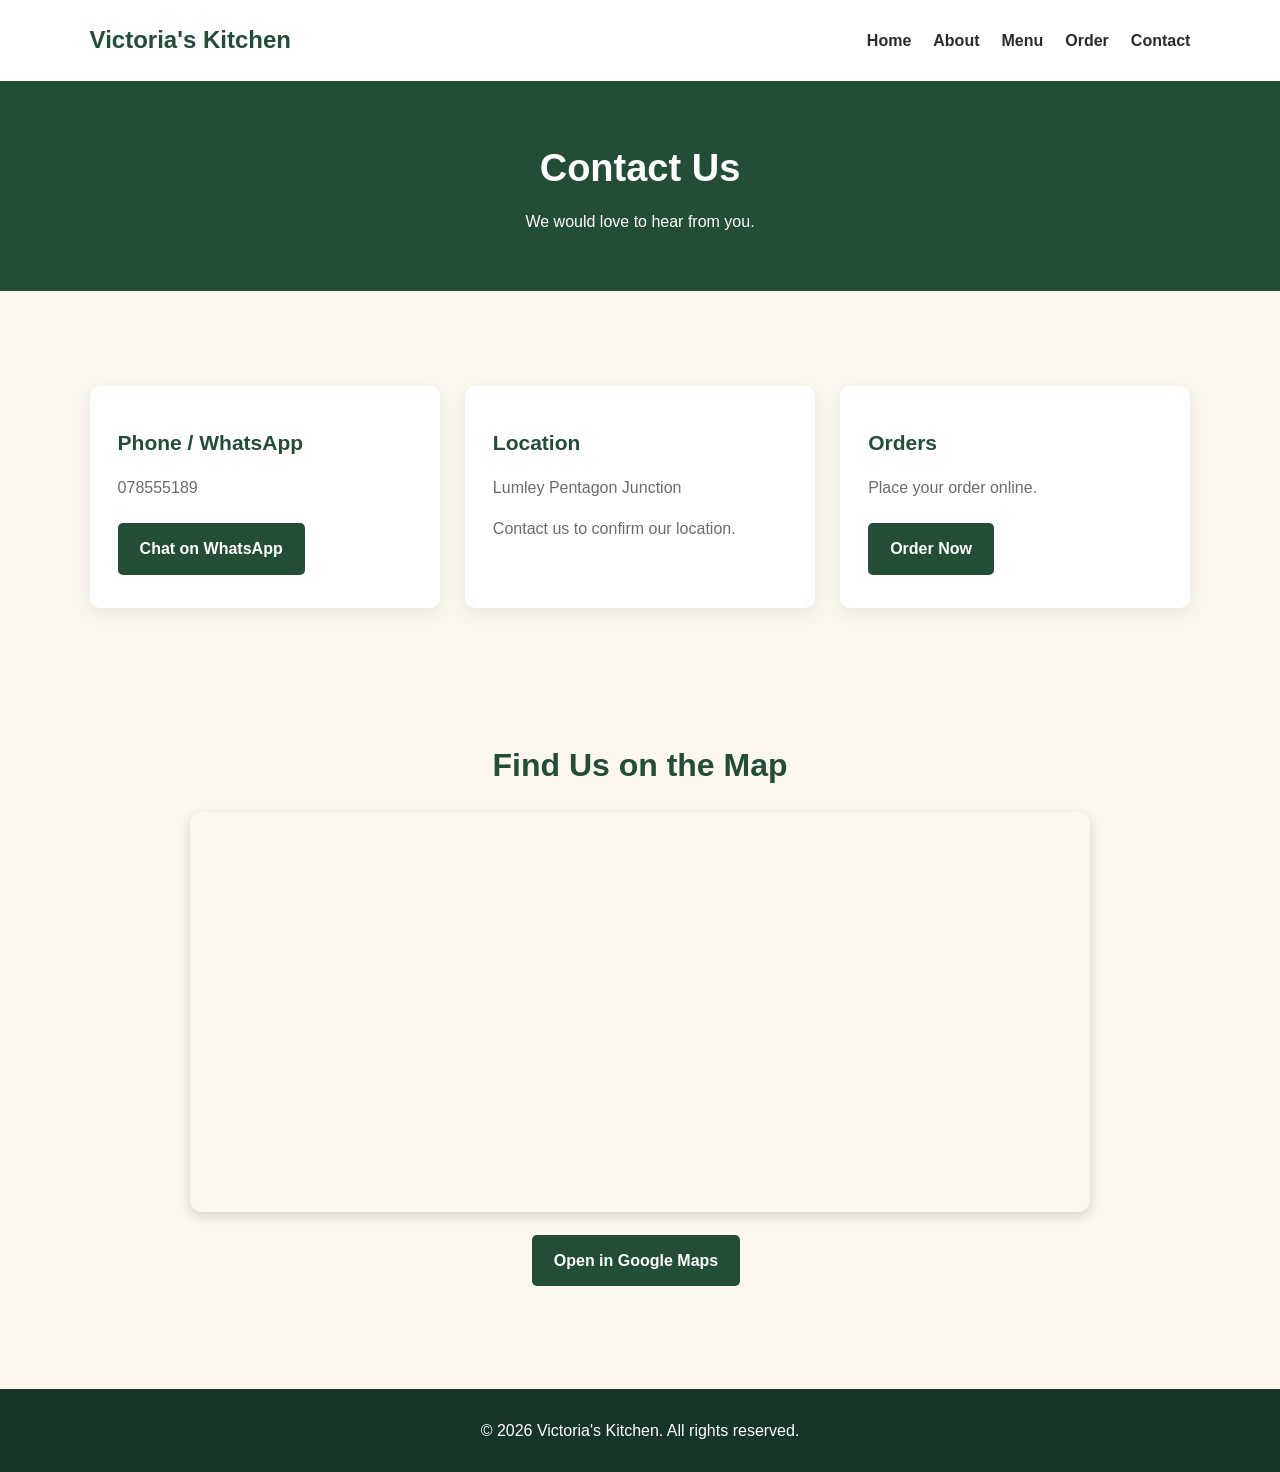
<file: contact.html>
<!DOCTYPE html>
<html lang="en">
<head>
    <meta charset="UTF-8">
    <meta name="viewport" content="width=device-width, initial-scale=1.0">
    <title>Contact Us | Victoria's Kitchen</title>
    <link rel="stylesheet" href="style.css">
</head>
<body>

    <header>
        <a href="index.html" class="logo">Victoria's Kitchen</a>
        <nav>
            <a href="index.html">Home</a>
            <a href="about.html">About</a>
            <a href="menu.html">Menu</a>
            <a href="order.html">Order</a>
            <a href="contact.html">Contact</a>
        </nav>
    </header>

    <main>
        <section class="page-banner">
            <h1>Contact Us</h1>
            <p>We would love to hear from you.</p>
        </section>

        <section class="section">
            <div class="cards">
                <article class="card contact-card">
                    <h3>Phone / WhatsApp</h3>
                    <p>078555189</p>
                    <a class="btn" href="https://wa.me/23278555189">
                        Chat on WhatsApp
                    </a>
                </article>

                <article class="card contact-card">
                    <h3>Location</h3>
                    <p>Lumley Pentagon Junction</p>
                    <p>Contact us to confirm our location.</p>
                </article>

                <article class="card contact-card">
                    <h3>Orders</h3>
                    <p>Place your order online.</p>
                    <a href="order.html" class="btn">Order Now</a>
                </article>
            </div>
        </section>

        <!-- MAP SECTION -->
        <section class="section">
            <h2 style="text-align:center; margin-bottom:20px;">Find Us on the Map</h2>

            <div style="max-width:900px; margin:0 auto; border-radius:12px; overflow:hidden; box-shadow:0 4px 12px rgba(0,0,0,0.15);">
                <iframe
                    src="https://www.google.com/maps?q=Pentagon+Junction,+Lumley,+Freetown,+Sierra+Leone&z=16&output=embed"
                    width="100%"
                    height="400"
                    style="border:0; display:block;"
                    allowfullscreen
                    loading="lazy"
                    referrerpolicy="no-referrer-when-downgrade"
                    title="Victoria's Kitchen location map - Lumley Pentagon Junction">
                </iframe>
            </div>

            <p style="text-align:center; margin-top:15px;">
                <a class="btn"
                   href="https://www.google.com/maps/search/?api=1&query=Pentagon+Junction+Lumley+Freetown+Sierra+Leone"
                   target="_blank" rel="noopener">
                    Open in Google Maps
                </a>
            </p>
        </section>
    </main>

    <footer>
        <p>&copy; 2026 Victoria's Kitchen. All rights reserved.</p>
    </footer>

    <script src="script.js"></script>
</body>
</html>
</file>
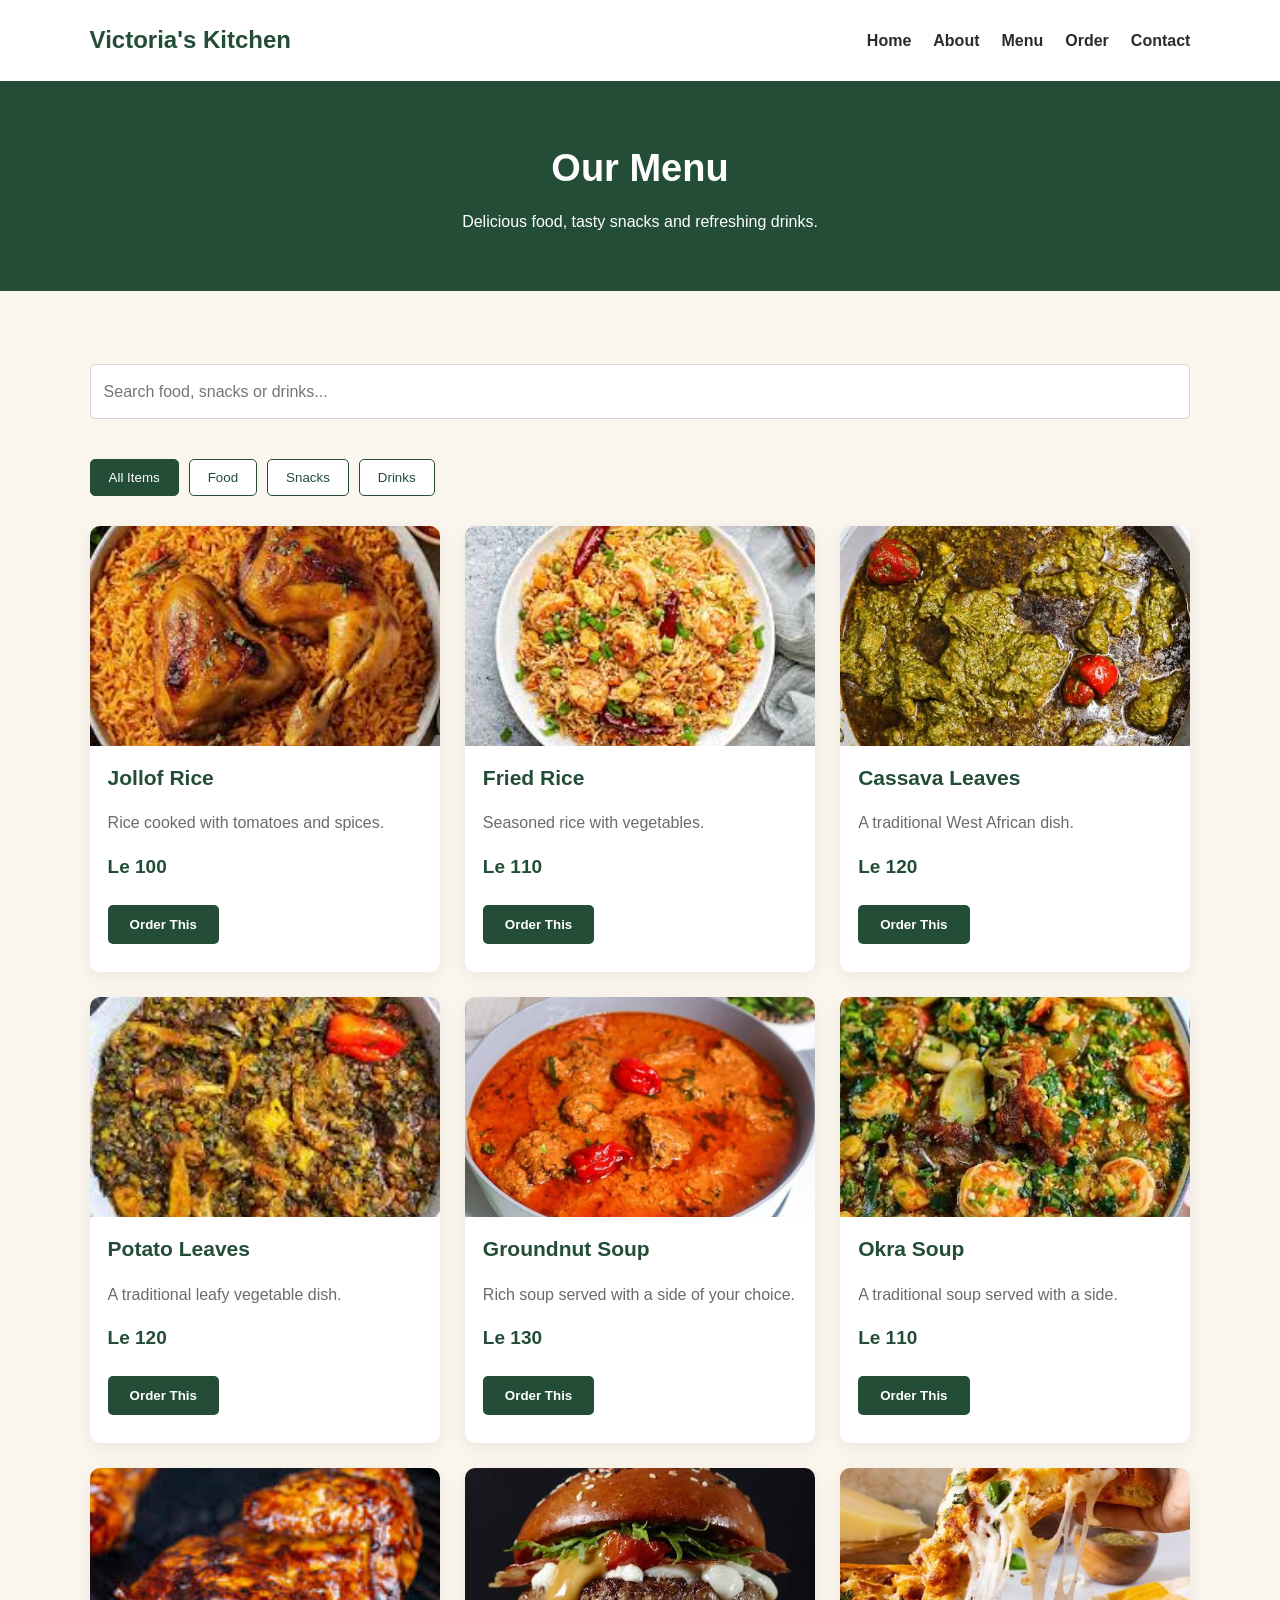
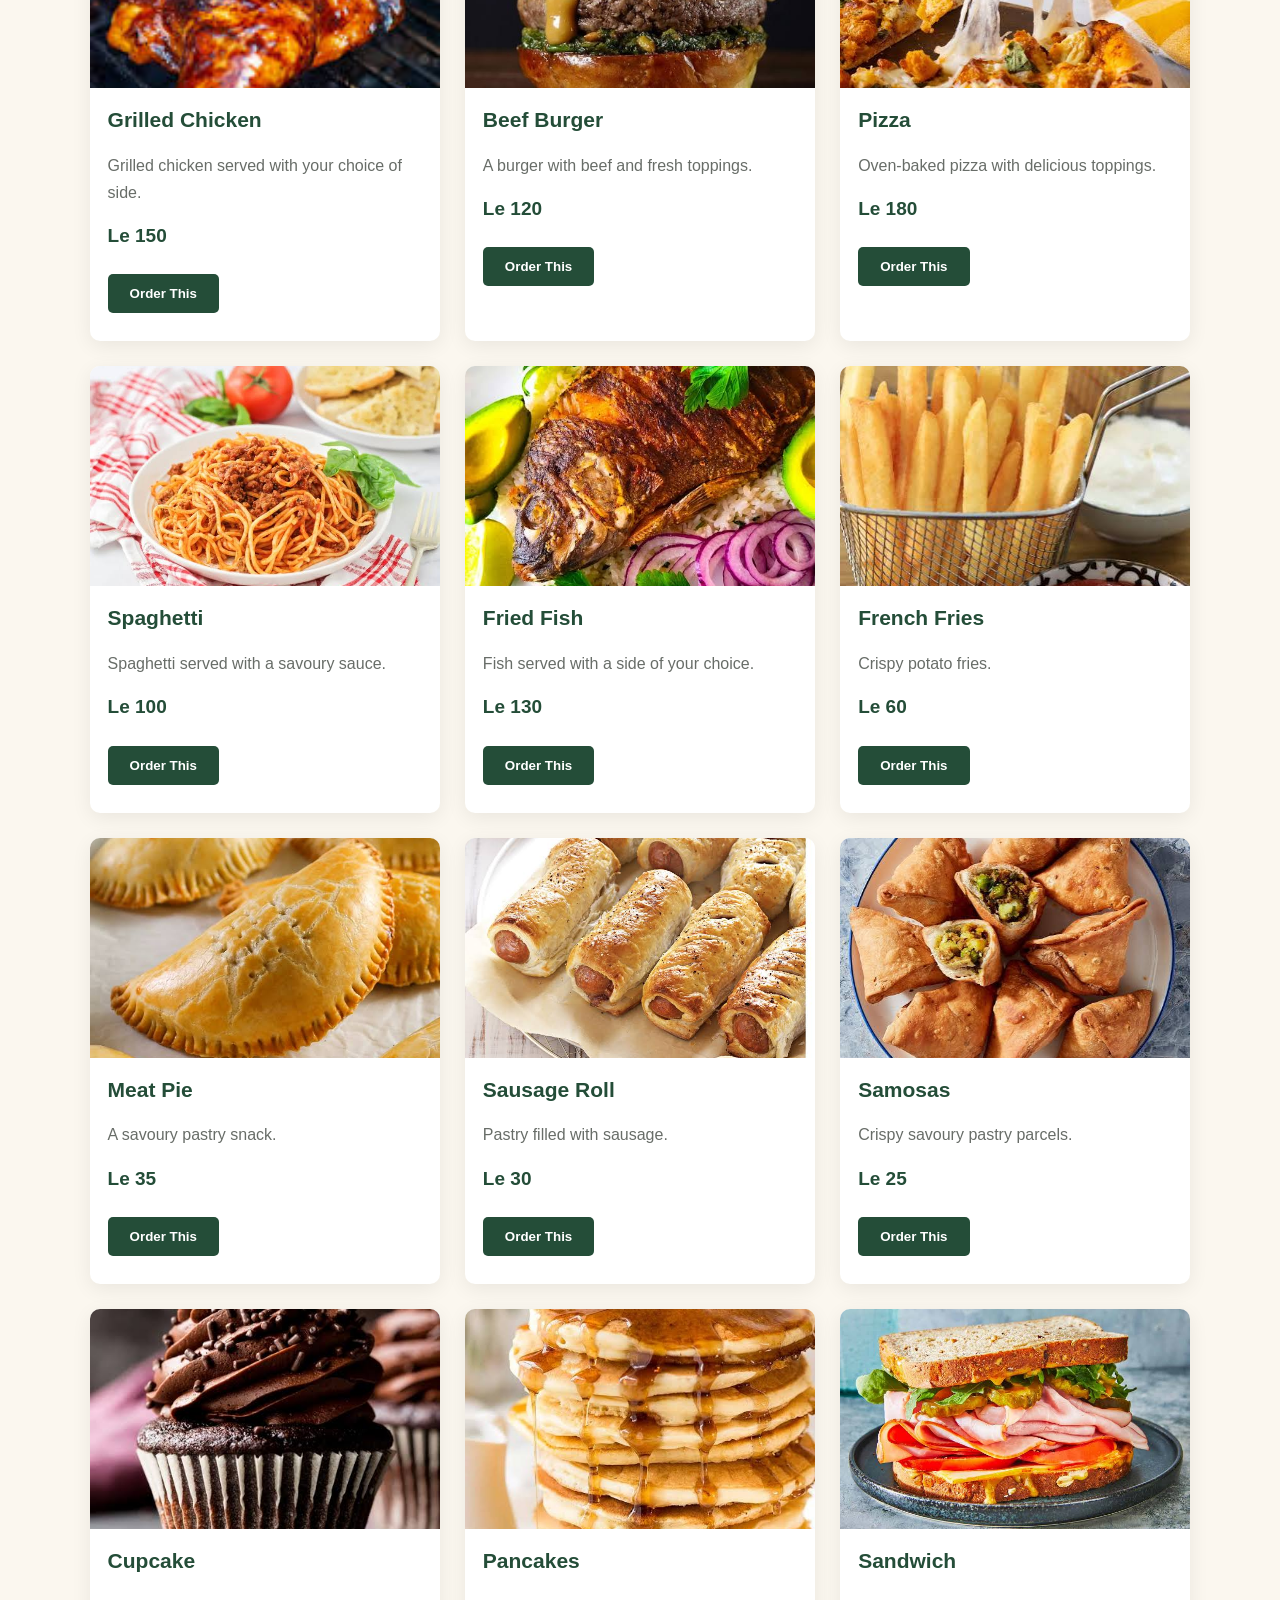
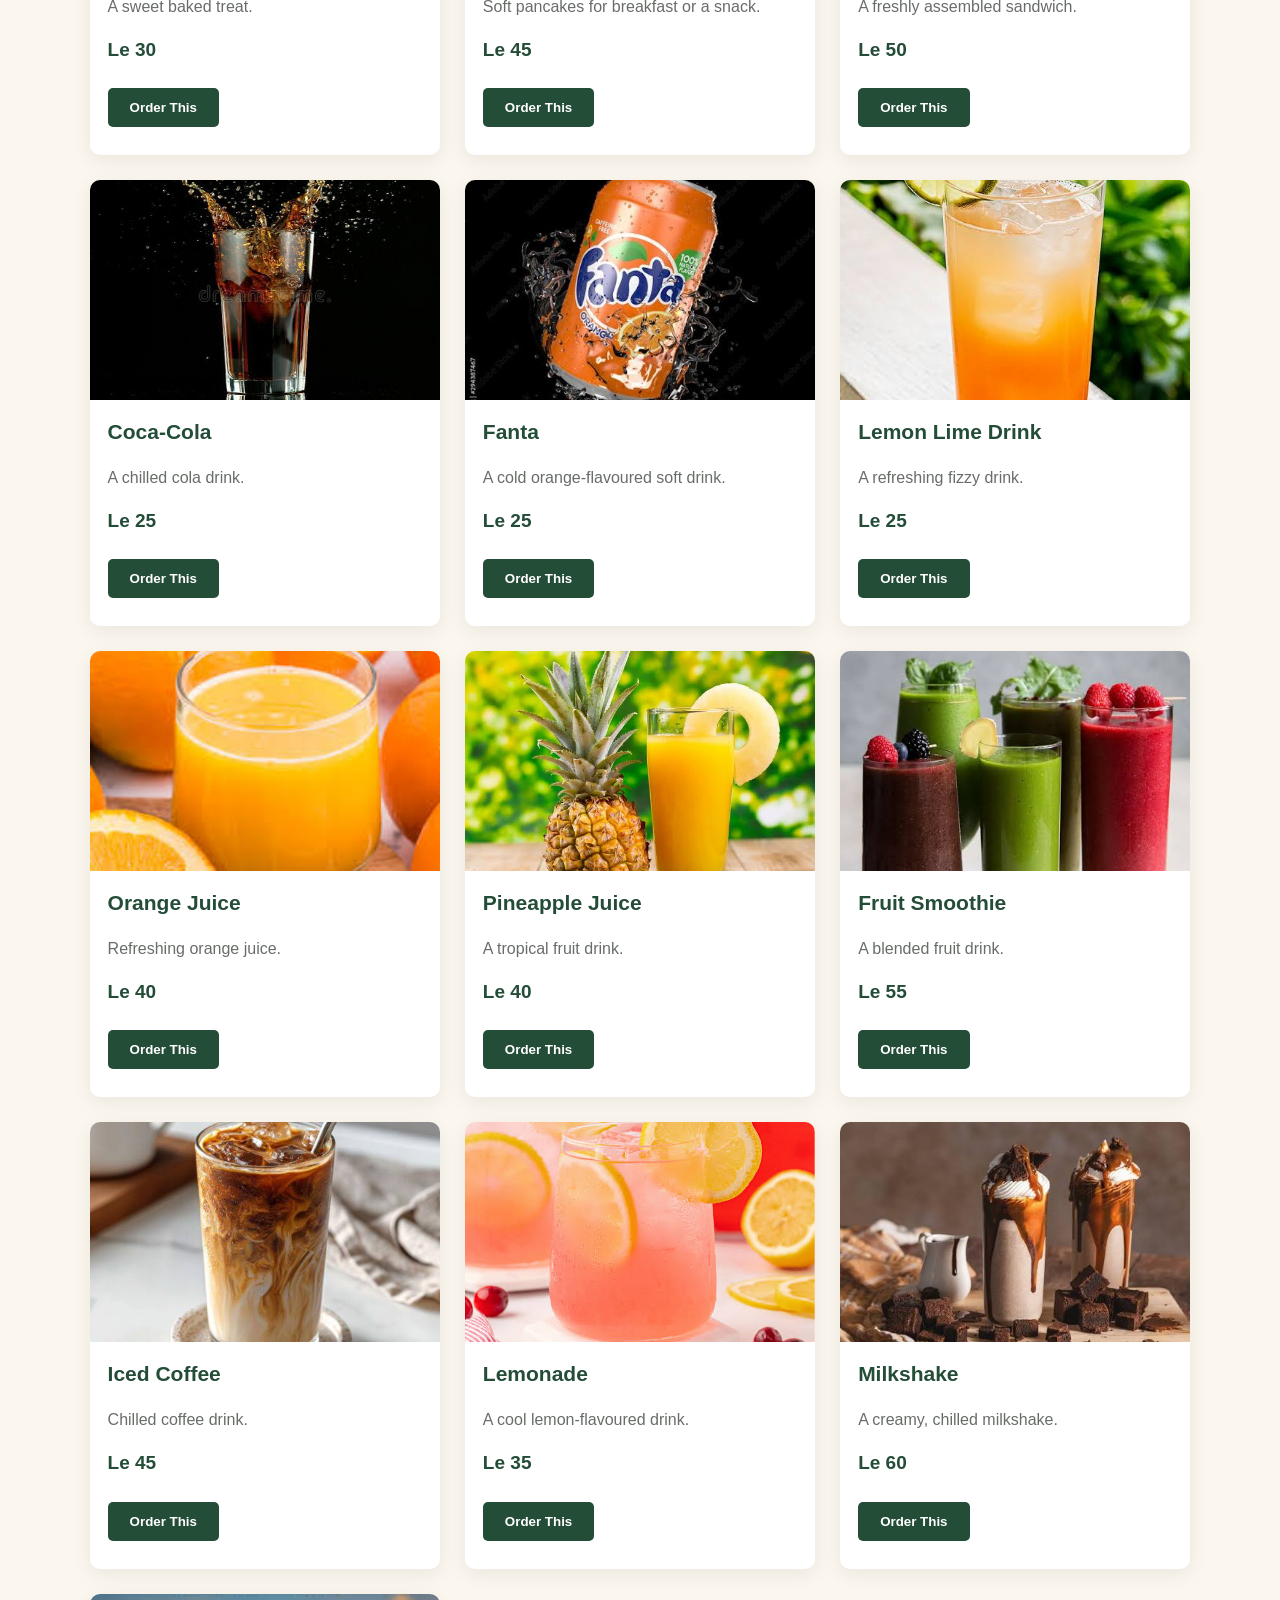
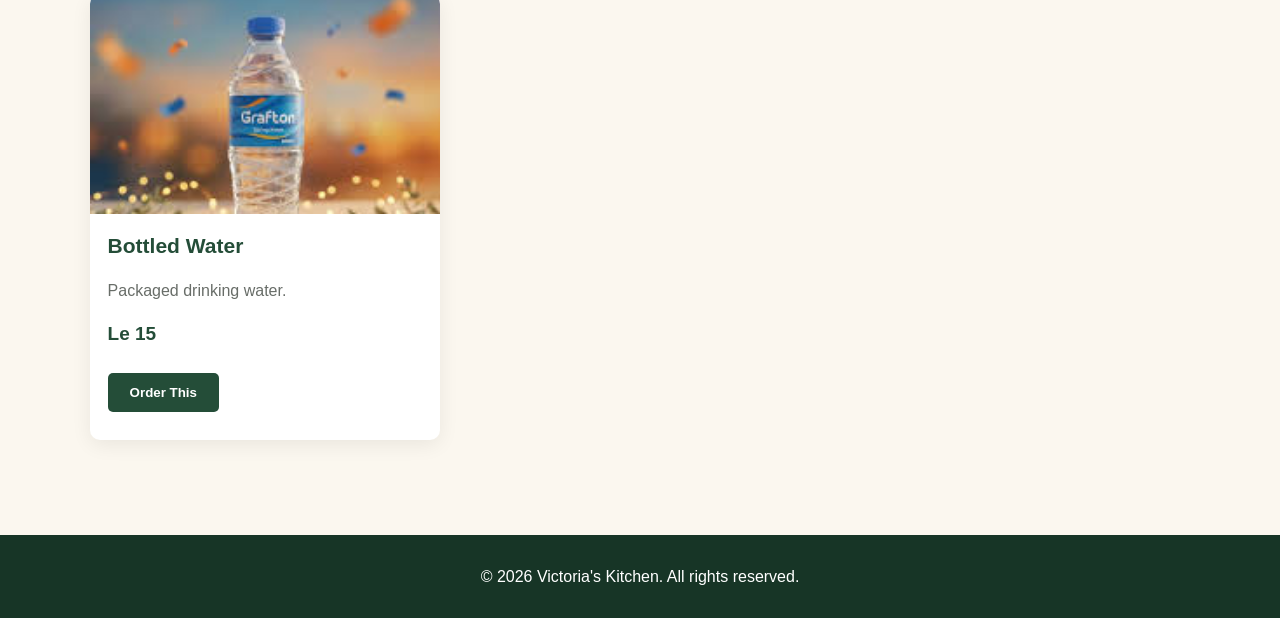
<file: menu.html>
<!DOCTYPE html>
<html lang="en">

<head>
    <meta charset="UTF-8">
    <meta name="viewport" content="width=device-width, initial-scale=1.0">
    <title>Our Menu | Victoria's Kitchen</title>
    <link rel="stylesheet" href="style.css">
</head>

<body>

    <header>
        <a href="index.html" class="logo">Victoria's Kitchen</a>
        <nav>
            <a href="index.html">Home</a>
            <a href="about.html">About</a>
            <a href="menu.html">Menu</a>
            <a href="order.html">Order</a>
            <a href="contact.html">Contact</a>
        </nav>
    </header>

    <main>

        <section class="page-banner">
            <h1>Our Menu</h1>
            <p>Delicious food, tasty snacks and refreshing drinks.</p>
        </section>

        <section class="section">

            <input type="search" id="menuSearch" placeholder="Search food, snacks or drinks..." aria-label="Search menu">

            <div class="filters">
                <button class="filter-btn active" data-category="all">All Items</button>
                <button class="filter-btn" data-category="food">Food</button>
                <button class="filter-btn" data-category="snacks">Snacks</button>
                <button class="filter-btn" data-category="drinks">Drinks</button>
            </div>

            <div class="cards menu-grid">

                <!-- FOOD -->

                <article class="card menu-item" data-category="food">
                    <img src="./images/jollof rice.jpg" alt="Jollof Rice" onerror="this.onerror=null;this.src='images/placeholder.jpg'">
                    <h3>Jollof Rice</h3>
                    <p>Rice cooked with tomatoes and spices.</p>
                    <strong>Le 100</strong>
                    <button class="btn add-order" data-name="Jollof Rice" data-price="100">Order This</button>
                </article>

                <article class="card menu-item" data-category="food">
                    <img src="./images/fried rice.jpg" alt="Fried Rice" onerror="this.onerror=null;this.src='images/placeholder.jpg'">
                    <h3>Fried Rice</h3>
                    <p>Seasoned rice with vegetables.</p>
                    <strong>Le 110</strong>
                    <button class="btn add-order" data-name="Fried Rice" data-price="110">Order This</button>
                </article>

                <article class="card menu-item" data-category="food">
                    <img src="./images/cassava leaf.jpg" alt="Cassava Leaves" onerror="this.onerror=null;this.src='images/placeholder.jpg'">
                    <h3>Cassava Leaves</h3>
                    <p>A traditional West African dish.</p>
                    <strong>Le 120</strong>
                    <button class="btn add-order" data-name="Cassava Leaves" data-price="120">Order This</button>
                </article>

                <article class="card menu-item" data-category="food">
                    <img src="./images/potato leaf.jpg" alt="Potato Leaves" onerror="this.onerror=null;this.src='images/placeholder.jpg'">
                    <h3>Potato Leaves</h3>
                    <p>A traditional leafy vegetable dish.</p>
                    <strong>Le 120</strong>
                    <button class="btn add-order" data-name="Potato Leaves" data-price="120">Order This</button>
                </article>

                <article class="card menu-item" data-category="food">
                    <img src="./images/Groundnut Soup.jpg" alt="Groundnut Soup" onerror="this.onerror=null;this.src='images/placeholder.jpg'">
                    <h3>Groundnut Soup</h3>
                    <p>Rich soup served with a side of your choice.</p>
                    <strong>Le 130</strong>
                    <button class="btn add-order" data-name="Groundnut Soup" data-price="130">Order This</button>
                </article>

                <article class="card menu-item" data-category="food">
                    <img src="./images/okra soup.jpg" alt="Okra Soup" onerror="this.onerror=null;this.src='images/placeholder.jpg'">
                    <h3>Okra Soup</h3>
                    <p>A traditional soup served with a side.</p>
                    <strong>Le 110</strong>
                    <button class="btn add-order" data-name="Okra Soup" data-price="110">Order This</button>
                </article>

                <article class="card menu-item" data-category="food">
                    <img src="./images/Grilled Chiken.jpg" alt="Grilled Chicken" onerror="this.onerror=null;this.src='images/placeholder.jpg'">
                    <h3>Grilled Chicken</h3>
                    <p>Grilled chicken served with your choice of side.</p>
                    <strong>Le 150</strong>
                    <button class="btn add-order" data-name="Grilled Chicken" data-price="150">Order This</button>
                </article>

                <article class="card menu-item" data-category="food">
                    <img src="./images/Beef Burger.jpg" alt="Beef Burger" onerror="this.onerror=null;this.src='images/placeholder.jpg'">
                    <h3>Beef Burger</h3>
                    <p>A burger with beef and fresh toppings.</p>
                    <strong>Le 120</strong>
                    <button class="btn add-order" data-name="Beef Burger" data-price="120">Order This</button>
                </article>

                <article class="card menu-item" data-category="food">
                    <img src="./images/Pizza" alt="Pizza" onerror="this.onerror=null;this.src='images/placeholder.jpg'">
                    <h3>Pizza</h3>
                    <p>Oven-baked pizza with delicious toppings.</p>
                    <strong>Le 180</strong>
                    <button class="btn add-order" data-name="Pizza" data-price="180">Order This</button>
                </article>

                <article class="card menu-item" data-category="food">
                    <img src="./images/Spaghetti.jpg" alt="Spaghetti" onerror="this.onerror=null;this.src='images/placeholder.jpg'">
                    <h3>Spaghetti</h3>
                    <p>Spaghetti served with a savoury sauce.</p>
                    <strong>Le 100</strong>
                    <button class="btn add-order" data-name="Spaghetti" data-price="100">Order This</button>
                </article>

                <article class="card menu-item" data-category="food">
                    <img src="./images/Fried Fish.jpg" alt="Fried Fish" onerror="this.onerror=null;this.src='images/placeholder.jpg'">
                    <h3>Fried Fish</h3>
                    <p>Fish served with a side of your choice.</p>
                    <strong>Le 130</strong>
                    <button class="btn add-order" data-name="Fried Fish" data-price="130">Order This</button>
                </article>

                <!-- SNACKS -->

                <article class="card menu-item" data-category="snacks">
                    <img src="./images/French Fries.jpg" alt="French Fries" onerror="this.onerror=null;this.src='images/placeholder.jpg'">
                    <h3>French Fries</h3>
                    <p>Crispy potato fries.</p>
                    <strong>Le 60</strong>
                    <button class="btn add-order" data-name="French Fries" data-price="60">Order This</button>
                </article>

                <article class="card menu-item" data-category="snacks">
                    <img src="./images/Meat Pie.jpg" alt="Meat Pie" onerror="this.onerror=null;this.src='images/placeholder.jpg'">
                    <h3>Meat Pie</h3>
                    <p>A savoury pastry snack.</p>
                    <strong>Le 35</strong>
                    <button class="btn add-order" data-name="Meat Pie" data-price="35">Order This</button>
                </article>

                <article class="card menu-item" data-category="snacks">
                    <img src="./images/Sausage roll.jpg" alt="Sausage Roll" onerror="this.onerror=null;this.src='images/placeholder.jpg'">
                    <h3>Sausage Roll</h3>
                    <p>Pastry filled with sausage.</p>
                    <strong>Le 30</strong>
                    <button class="btn add-order" data-name="Sausage Roll" data-price="30">Order This</button>
                </article>

                <article class="card menu-item" data-category="snacks">
                    <img src="./images/Samosas.jpg" alt="Samosas" onerror="this.onerror=null;this.src='images/placeholder.jpg'">
                    <h3>Samosas</h3>
                    <p>Crispy savoury pastry parcels.</p>
                    <strong>Le 25</strong>
                    <button class="btn add-order" data-name="Samosas" data-price="25">Order This</button>
                </article>

                <article class="card menu-item" data-category="snacks">
                    <img src="./images/Cup cake.jpg" alt="Cupcake" onerror="this.onerror=null;this.src='images/placeholder.jpg'">
                    <h3>Cupcake</h3>
                    <p>A sweet baked treat.</p>
                    <strong>Le 30</strong>
                    <button class="btn add-order" data-name="Cupcake" data-price="30">Order This</button>
                </article>

                <article class="card menu-item" data-category="snacks">
                    <img src="./images/Pan Cake.jpg" alt="Pancakes" onerror="this.onerror=null;this.src='images/placeholder.jpg'">
                    <h3>Pancakes</h3>
                    <p>Soft pancakes for breakfast or a snack.</p>
                    <strong>Le 45</strong>
                    <button class="btn add-order" data-name="Pancakes" data-price="45">Order This</button>
                </article>

                <article class="card menu-item" data-category="snacks">
                    <img src="./images/Sandwich.jpg" alt="Sandwich" onerror="this.onerror=null;this.src='images/placeholder.jpg'">
                    <h3>Sandwich</h3>
                    <p>A freshly assembled sandwich.</p>
                    <strong>Le 50</strong>
                    <button class="btn add-order" data-name="Sandwich" data-price="50">Order This</button>
                </article>

                <!-- DRINKS -->

                <article class="card menu-item" data-category="drinks">
                    <img src="./images/cola 1.jpg" alt="Coca-Cola" onerror="this.onerror=null;this.src='images/placeholder.jpg'">
                    <h3>Coca-Cola</h3>
                    <p>A chilled cola drink.</p>
                    <strong>Le 25</strong>
                    <button class="btn add-order" data-name="Coca-Cola" data-price="25">Order This</button>
                </article>

                <article class="card menu-item" data-category="drinks">
                    <img src="./images/fanta 1.jpg" alt="Orange Soft Drink" onerror="this.onerror=null;this.src='images/placeholder.jpg'">
                    <h3>Fanta</h3>
                    <p>A cold orange-flavoured soft drink.</p>
                    <strong>Le 25</strong>
                    <button class="btn add-order" data-name="Fanta" data-price="25">Order This</button>
                </article>

                <article class="card menu-item" data-category="drinks">
                    <img src="./images/Lemon Lime Drink.jpg" alt="Lemon Lime Drink" onerror="this.onerror=null;this.src='images/placeholder.jpg'">
                    <h3>Lemon Lime Drink</h3>
                    <p>A refreshing fizzy drink.</p>
                    <strong>Le 25</strong>
                    <button class="btn add-order" data-name="Lemon Lime Drink" data-price="25">Order This</button>
                </article>

                <article class="card menu-item" data-category="drinks">
                    <img src="./images/Orange Juice.jpg" alt="Orange Juice" onerror="this.onerror=null;this.src='images/placeholder.jpg'">
                    <h3>Orange Juice</h3>
                    <p>Refreshing orange juice.</p>
                    <strong>Le 40</strong>
                    <button class="btn add-order" data-name="Orange Juice" data-price="40">Order This</button>
                </article>

                <article class="card menu-item" data-category="drinks">
                    <img src="./images/Pineapple Juice.jpg" alt="Pineapple Juice" onerror="this.onerror=null;this.src='images/placeholder.jpg'">
                    <h3>Pineapple Juice</h3>
                    <p>A tropical fruit drink.</p>
                    <strong>Le 40</strong>
                    <button class="btn add-order" data-name="Pineapple Juice" data-price="40">Order This</button>
                </article>

                <article class="card menu-item" data-category="drinks">
                    <img src="./images/fruit smoothie" alt="Fruit Smoothie" onerror="this.onerror=null;this.src='images/placeholder.jpg'">
                    <h3>Fruit Smoothie</h3>
                    <p>A blended fruit drink.</p>
                    <strong>Le 55</strong>
                    <button class="btn add-order" data-name="Fruit Smoothie" data-price="55">Order This</button>
                </article>

                <article class="card menu-item" data-category="drinks">
                    <img src="./images/Iced Coffee.jpg" alt="Iced Coffee" onerror="this.onerror=null;this.src='images/placeholder.jpg'">
                    <h3>Iced Coffee</h3>
                    <p>Chilled coffee drink.</p>
                    <strong>Le 45</strong>
                    <button class="btn add-order" data-name="Iced Coffee" data-price="45">Order This</button>
                </article>

                <article class="card menu-item" data-category="drinks">
                    <img src="./images/Lemonade.jpg" alt="Lemonade" onerror="this.onerror=null;this.src='images/placeholder.jpg'">
                    <h3>Lemonade</h3>
                    <p>A cool lemon-flavoured drink.</p>
                    <strong>Le 35</strong>
                    <button class="btn add-order" data-name="Lemonade" data-price="35">Order This</button>
                </article>

                <article class="card menu-item" data-category="drinks">
                    <img src="./images/Millkshake.jpg" alt="Milkshake" onerror="this.onerror=null;this.src='images/placeholder.jpg'">
                    <h3>Milkshake</h3>
                    <p>A creamy, chilled milkshake.</p>
                    <strong>Le 60</strong>
                    <button class="btn add-order" data-name="Milkshake" data-price="60">Order This</button>
                </article>

                <article class="card menu-item" data-category="drinks">
                    <img src="./images/Water.jpg" alt="Bottled Water" onerror="this.onerror=null;this.src='images/placeholder.jpg'">
                    <h3>Bottled Water</h3>
                    <p>Packaged drinking water.</p>
                    <strong>Le 15</strong>
                    <button class="btn add-order" data-name="Bottled Water" data-price="15">Order This</button>
                </article>

            </div>

            <p id="noResults" hidden>No matching menu items found.</p>

        </section>

    </main>

    <footer>
        <p>&copy; 2026 Victoria's Kitchen. All rights reserved.</p>
    </footer>

    <script src="script.js"></script>

</body>
</html>
</file>
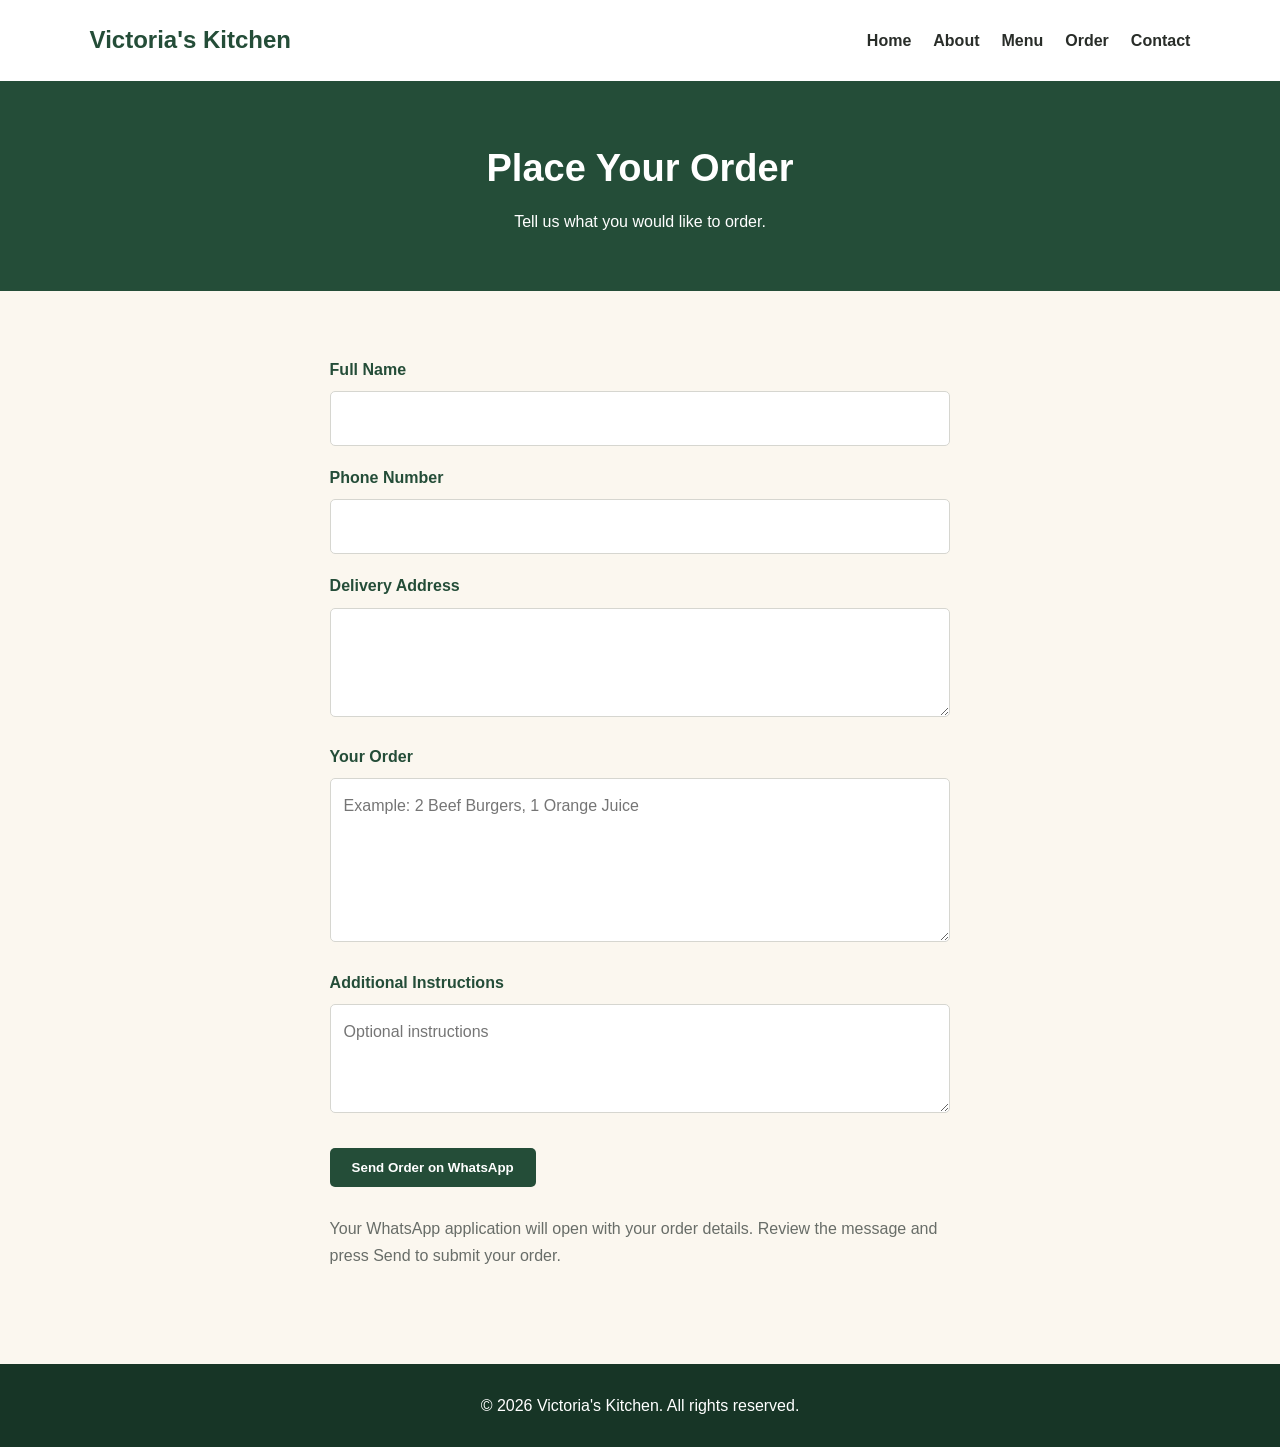
<file: order.html>
<!DOCTYPE html>
<html lang="en">
<head>
    <meta charset="UTF-8">
    <meta name="viewport" content="width=device-width, initial-scale=1.0">
    <title>Place an Order | Victoria's Kitchen</title>
    <link rel="stylesheet" href="style.css">
</head>
<body>

    <header>
        <a href="index.html" class="logo">Victoria's Kitchen</a>
        <nav>
            <a href="index.html">Home</a>
            <a href="about.html">About</a>
            <a href="menu.html">Menu</a>
            <a href="order.html">Order</a>
            <a href="contact.html">Contact</a>
        </nav>
    </header>

    <main>
        <section class="page-banner">
            <h1>Place Your Order</h1>
            <p>Tell us what you would like to order.</p>
        </section>

        <section class="section form-section">
            <form id="orderForm">
                <label for="customerName">Full Name</label>
                <input type="text" id="customerName" required>

                <label for="customerPhone">Phone Number</label>
                <input type="tel" id="customerPhone" required>

                <label for="customerAddress">Delivery Address</label>
                <textarea id="customerAddress" rows="3" required></textarea>

                <label for="orderItems">Your Order</label>
                <textarea id="orderItems" rows="5"
                    placeholder="Example: 2 Beef Burgers, 1 Orange Juice"
                    required></textarea>

                <label for="orderNotes">Additional Instructions</label>
                <textarea id="orderNotes" rows="3"
                    placeholder="Optional instructions"></textarea>

                <button type="submit" class="btn">
                    Send Order on WhatsApp
                </button>
            </form>

            <p class="notice">
                Your WhatsApp application will open with your order details.
                Review the message and press Send to submit your order.
            </p>
        </section>
    </main>

    <footer>
        <p>&copy; 2026 Victoria's Kitchen. All rights reserved.</p>
    </footer>

    <script src="script.js"></script>
</body>
</html>
</file>
<file: style.css>
* {
    box-sizing: border-box;
    margin: 0;
    padding: 0;
}

:root {
    --green: #244d38;
    --dark-green: #173526;
    --cream: #fbf7ef;
    --gold: #c69a45;
    --white: #ffffff;
    --text: #292d29;
    --muted: #686d68;
}

body {
    font-family: Arial, Helvetica, sans-serif;
    background: var(--cream);
    color: var(--text);
    line-height: 1.7;
}

header {
    display: flex;
    justify-content: space-between;
    align-items: center;
    gap: 24px;
    padding: 20px 7%;
    background: var(--white);
    box-shadow: 0 2px 12px rgba(0, 0, 0, 0.06);
}

.logo {
    color: var(--green);
    font-size: 24px;
    font-weight: bold;
    text-decoration: none;
}

nav {
    display: flex;
    gap: 22px;
    flex-wrap: wrap;
}

nav a {
    text-decoration: none;
    color: var(--text);
    font-weight: bold;
}

nav a:hover {
    color: var(--gold);
}

.hero {
    min-height: 520px;
    display: flex;
    align-items: center;
    padding: 70px 8%;
    color: white;
    background:
        linear-gradient(rgba(16, 35, 24, 0.76),
                        rgba(16, 35, 24, 0.76)),
        url("https://images.unsplash.com/photo-1555939594-58d7cb561ad1?auto=format&fit=crop&w=1600&q=85")
        center/cover;
}

.hero-content {
    max-width: 650px;
}

.eyebrow {
    color: #f0d18c;
    font-weight: bold;
    letter-spacing: 2px;
    margin-bottom: 14px;
}

.hero h1 {
    font-size: clamp(36px, 5vw, 58px);
    line-height: 1.15;
    margin-bottom: 20px;
}

.hero p {
    margin-bottom: 24px;
}

.btn {
    display: inline-block;
    background: var(--green);
    color: white;
    padding: 12px 22px;
    margin: 8px 8px 8px 0;
    border: none;
    border-radius: 5px;
    text-decoration: none;
    font-weight: bold;
    cursor: pointer;
}

.btn:hover {
    background: var(--dark-green);
}

.btn-light {
    background: var(--gold);
    color: #201a0c;
}

.section {
    padding: 65px 7%;
}

.section h2 {
    color: var(--green);
    font-size: 32px;
    margin-bottom: 18px;
}

.section-text {
    max-width: 650px;
    margin-bottom: 30px;
}

.page-banner {
    text-align: center;
    padding: 55px 20px;
    background: var(--green);
    color: white;
}

.page-banner h1 {
    font-size: 38px;
    margin-bottom: 8px;
}

.cards {
    display: grid;
    grid-template-columns: repeat(3, minmax(0, 1fr));
    gap: 25px;
    margin-top: 30px;
}

.card {
    background: white;
    border-radius: 10px;
    overflow: hidden;
    box-shadow: 0 5px 20px rgba(0, 0, 0, 0.07);
    padding-bottom: 20px;
}

.card img {
    width: 100%;
    height: 220px;
    object-fit: cover;
    display: block;
}

.card h3,
.card p,
.card strong {
    display: block;
    margin: 14px 18px;
}

.card h3 {
    color: var(--green);
    font-size: 21px;
}

.card p {
    color: var(--muted);
}

.card strong {
    color: var(--green);
    font-size: 19px;
}

.card .btn {
    margin-left: 18px;
}

.about-layout {
    display: grid;
    grid-template-columns: 1fr 1fr;
    align-items: center;
    gap: 40px;
}

.about-layout > img {
    width: 100%;
    border-radius: 10px;
}

.about-layout li {
    margin-left: 22px;
    margin-bottom: 8px;
}

.filters {
    display: flex;
    flex-wrap: wrap;
    gap: 10px;
    margin: 22px 0;
}

.filter-btn {
    padding: 10px 18px;
    border: 1px solid var(--green);
    border-radius: 5px;
    background: white;
    color: var(--green);
    cursor: pointer;
}

.filter-btn.active,
.filter-btn:hover {
    background: var(--green);
    color: white;
}

#menuSearch,
.form-section input,
.form-section textarea {
    width: 100%;
    padding: 13px;
    margin: 8px 0 18px;
    border: 1px solid #d6d6d0;
    border-radius: 5px;
    font: inherit;
    background: white;
}

.form-section {
    max-width: 800px;
    margin: auto;
}

.form-section label {
    display: block;
    font-weight: bold;
    color: var(--green);
}

.form-section textarea {
    resize: vertical;
}

.notice {
    margin-top: 20px;
    color: var(--muted);
}

.contact-card {
    padding: 25px 10px;
}

footer {
    background: var(--dark-green);
    color: white;
    text-align: center;
    padding: 28px 15px;
    margin-top: 30px;
}

[hidden] {
    display: none !important;
}

@media (max-width: 800px) {
    header {
        flex-direction: column;
    }

    nav {
        justify-content: center;
        gap: 12px 18px;
    }

    .cards {
        grid-template-columns: repeat(2, minmax(0, 1fr));
    }

    .about-layout {
        grid-template-columns: 1fr;
    }
}

@media (max-width: 540px) {
    .cards {
        grid-template-columns: 1fr;
    }

    .hero {
        min-height: 440px;
        padding: 45px 7%;
    }

    .section {
        padding: 40px 6%;
    }

    .page-banner h1 {
        font-size: 30px;
    }

    .logo {
        font-size: 21px;
    }
}
</file>
